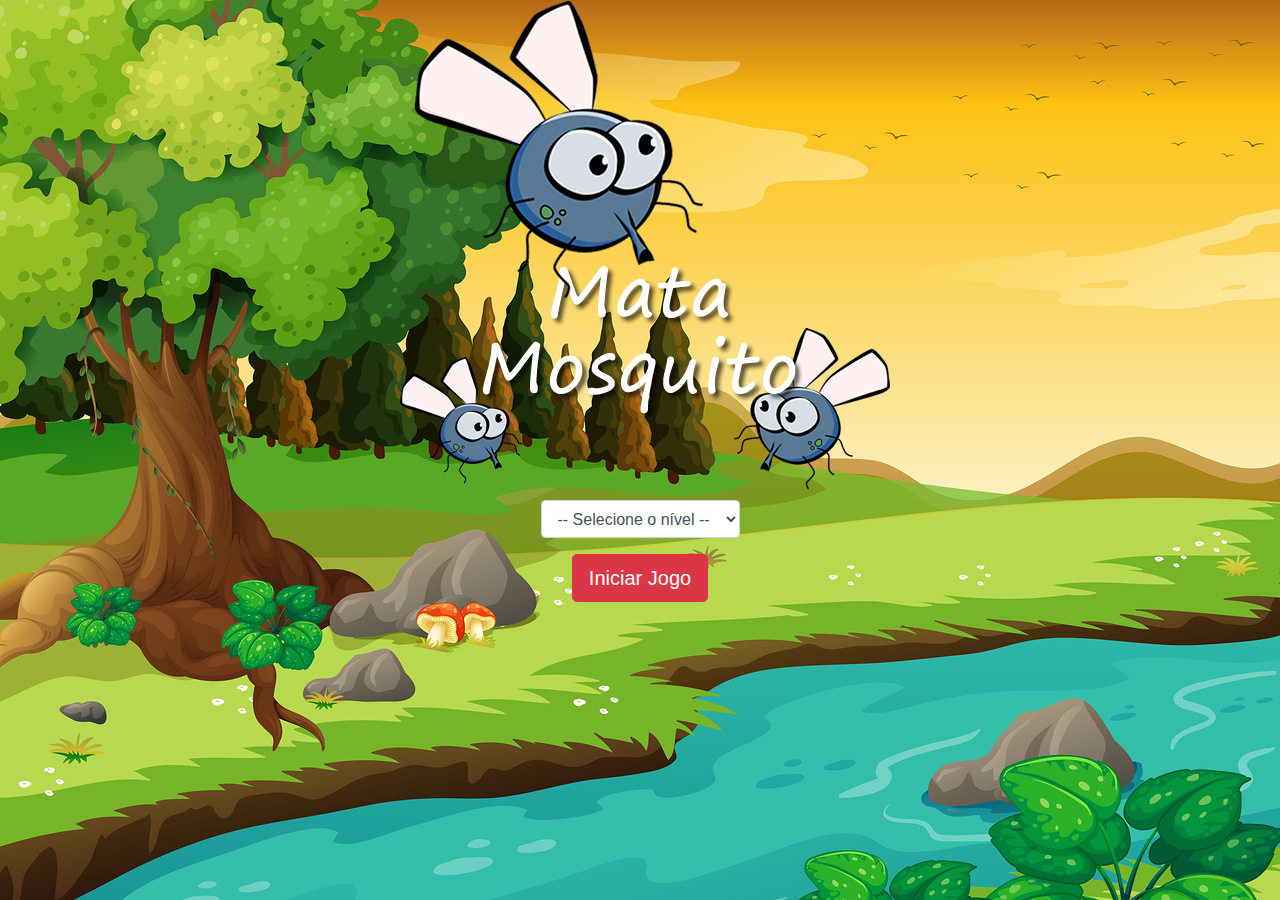
<file: index.html>
<!DOCTYPE html>
<html lang="pt-br">
<head>
    <meta charset="UTF-8">
    <meta http-equiv="X-UA-Compatible" content="IE=edge">
    <meta name="viewport" content="width=device-width, initial-scale=1.0, shrink-to-fit=no">
    <title>Mata Mosquito</title>

    <link rel="stylesheet" href="https://stackpath.bootstrapcdn.com/bootstrap/4.3.1/css/bootstrap.min.css" integrity="sha384-ggOyR0iXCbMQv3Xipma34MD+dH/1fQ784/j6cY/iJTQUOhcWr7x9JvoRxT2MZw1T" crossorigin="anonymous">
    <link rel="stylesheet" href="estilo.css" type="text/css">

    <script>
        function iniciarJogo() {
            var nivel = document.getElementById('nivel').value

            if (nivel === '') {
                alert("Selecione um nível para iniciar o jogo")
                return false
            }

            window.location.href = 'app.html?' + nivel
        }
    </script>
</head>
<body>
    
    <div class="container">
        <div class="row">
            <div class="col">
                <div class="d-flex justify-content-center">
                    <img src="imagens/game.png" alt="">
                </div>
            </div>
        </div>

        <div class="row">
            <div class="col">
                <div class="d-flex justify-content-center">
                    <div class="form-group">                      
                      <select class="form-control" name="" id="nivel">
                        <option value="">-- Selecione o nível --</option>
                        <option value="normal">Normal</option>
                        <option value="dificil">Difícil</option>
                        <option value="chucknorris">Chuck Norris</option>
                      </select>
                    </div>                    
                </div>
            </div>
        </div>

        <div class="row">
            <div class="col">
                <div class="d-flex justify-content-center">
                    <button type="button" class="btn btn-danger btn-lg" onclick="iniciarJogo()">Iniciar Jogo</button>
                </div>
            </div>
        </div>
    </div>
</body>
</html>
</file>
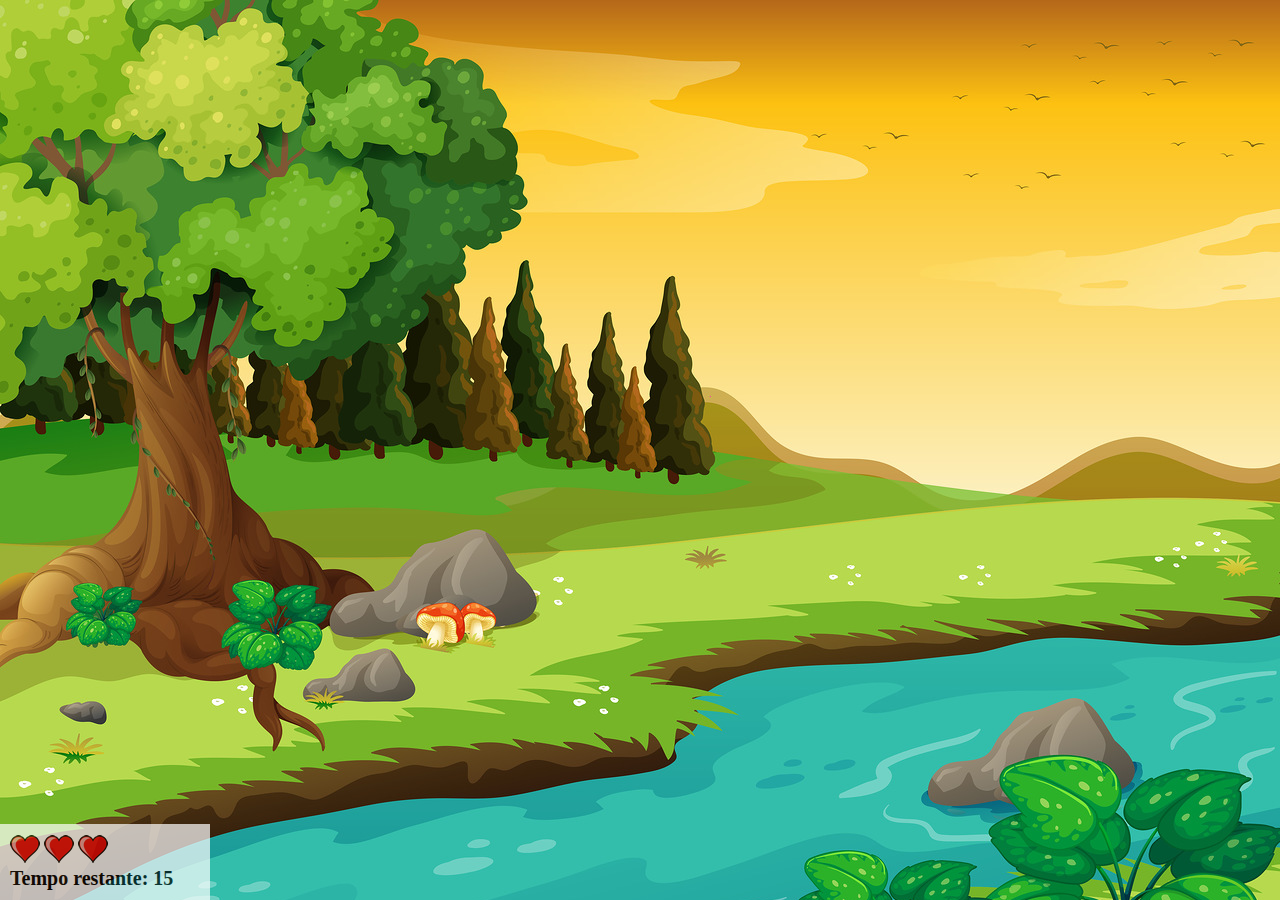
<file: app.html>
<!DOCTYPE html>
<html lang="pt-br">
<head>
  <meta charset="UTF-8">
  <meta http-equiv="X-UA-Compatible" content="IE=edge">
  <meta name="viewport" content="width=device-width, initial-scale=1.0">
  <title>Mata Mosquito</title>
  
  <link rel="stylesheet" href="estilo.css" type="text/css">
  <script src="jogo.js"></script>
</head>
<body onresize="ajustaTamanhoPalcoJogo()">

  <div class="painel">
    <div class="vidas">
      <img id="v1" src="imagens/coracao_cheio.png" alt="">
      <img id="v2" src="imagens/coracao_cheio.png" alt="">
      <img id="v3" src="imagens/coracao_cheio.png" alt="">
    </div>
    <div class="cronometro">
      Tempo restante: <span id="cronometro"></span>
    </div>
  </div>

  <script>
    document.getElementById('cronometro').innerHTML = tempo;

    var criaMosquito = setInterval(function() {
      posicaoRandomica()
    }, criaMosquitoTempo)
  </script>

</body>
</html>
</file>
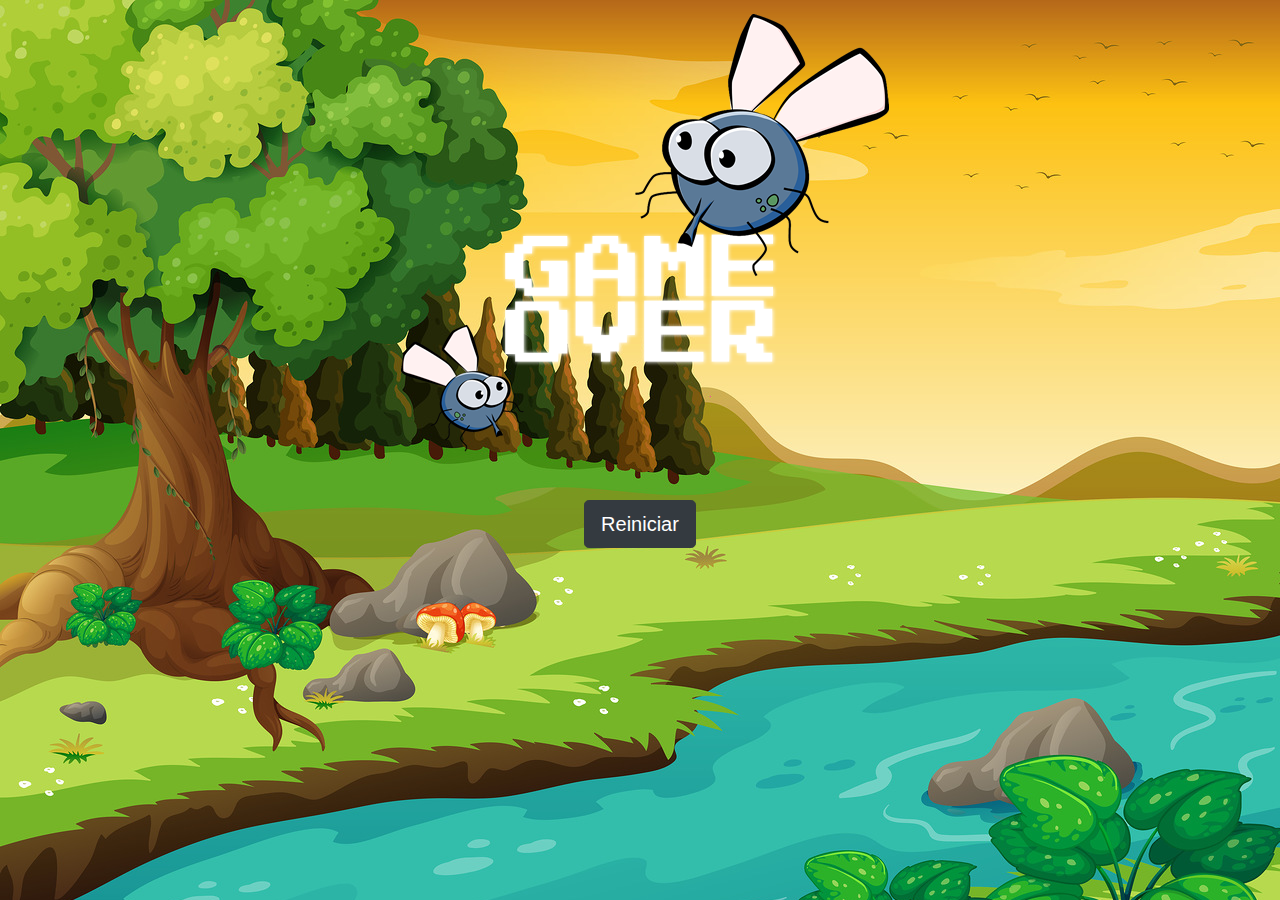
<file: fim_de_jogo.html>
<!DOCTYPE html>
<html lang="pt-br">
<head>
    <meta charset="UTF-8">
    <meta http-equiv="X-UA-Compatible" content="IE=edge">
    <meta name="viewport" content="width=device-width, initial-scale=1.0, shrink-to-fit=no">
    <title>Game Over</title>

    <link rel="stylesheet" href="https://stackpath.bootstrapcdn.com/bootstrap/4.3.1/css/bootstrap.min.css" integrity="sha384-ggOyR0iXCbMQv3Xipma34MD+dH/1fQ784/j6cY/iJTQUOhcWr7x9JvoRxT2MZw1T" crossorigin="anonymous">
    <link rel="stylesheet" href="estilo.css" type="text/css">
</head>
<body>
    
    <div class="container">
        <div class="row">
            <div class="col">
                <div class="d-flex justify-content-center">
                    <img src="imagens/game_over.png" alt="">
                </div>
            </div>
        </div>
        <div class="row">
            <div class="col">
                <div class="d-flex justify-content-center">
                    <button type="button" class="btn btn-dark btn-lg" onclick="window.location.href = 'index.html' ">Reiniciar</button>
                </div>
            </div>
        </div>
    </div>
</body>
</html>
</file>
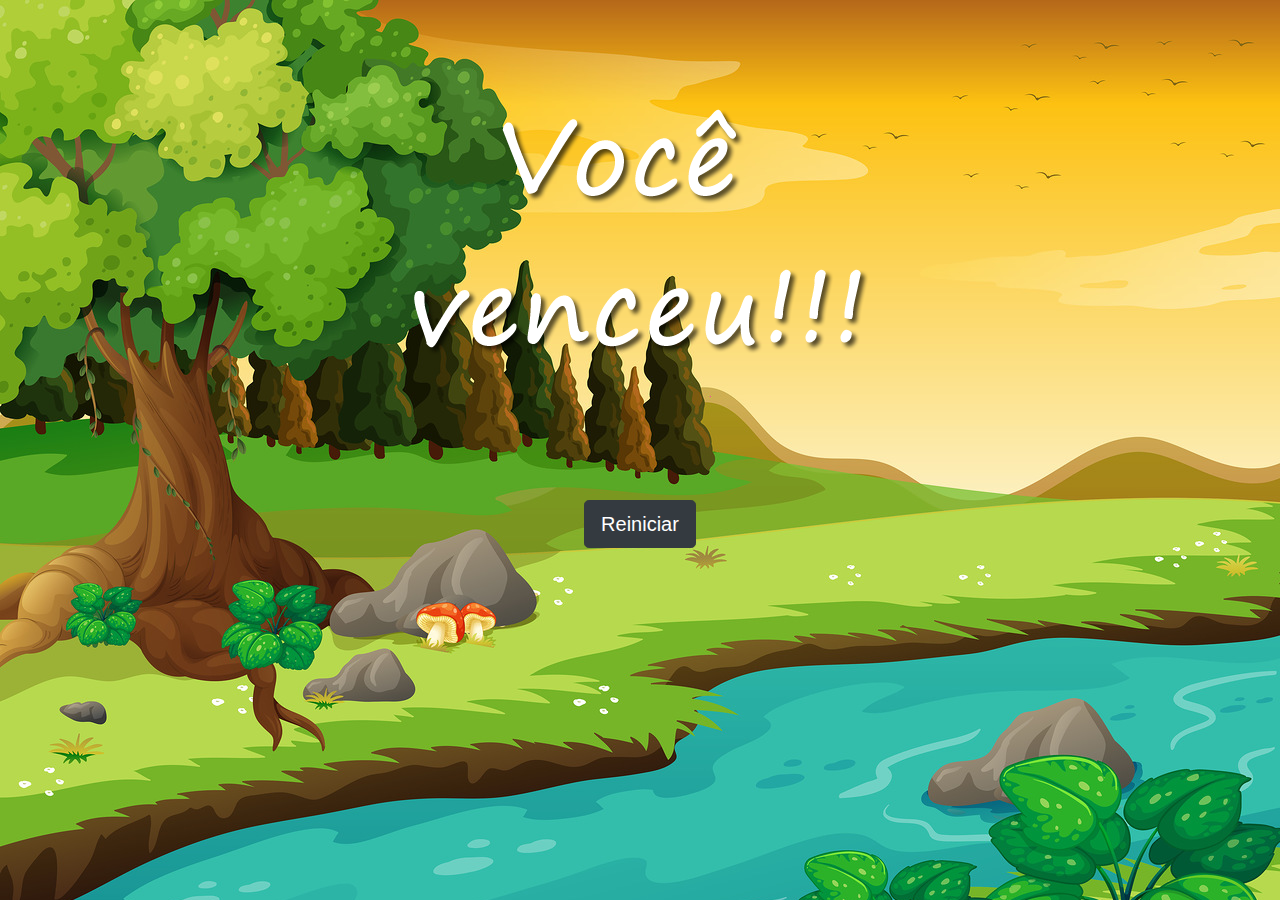
<file: vitoria.html>
<!DOCTYPE html>
<html lang="pt-br">
<head>
    <meta charset="UTF-8">
    <meta http-equiv="X-UA-Compatible" content="IE=edge">
    <meta name="viewport" content="width=device-width, initial-scale=1.0, shrink-to-fit=no">
    <title>Vitória</title>

    <link rel="stylesheet" href="https://stackpath.bootstrapcdn.com/bootstrap/4.3.1/css/bootstrap.min.css" integrity="sha384-ggOyR0iXCbMQv3Xipma34MD+dH/1fQ784/j6cY/iJTQUOhcWr7x9JvoRxT2MZw1T" crossorigin="anonymous">
    <link rel="stylesheet" href="estilo.css" type="text/css">
</head>
<body>
    
    <div class="container">
        <div class="row">
            <div class="col">
                <div class="d-flex justify-content-center">
                    <img src="imagens/vitoria.png" alt="">
                </div>
            </div>
        </div>
        <div class="row">
            <div class="col">
                <div class="d-flex justify-content-center">
                    <button type="button" class="btn btn-dark btn-lg" onclick="window.location.href = 'index.html' ">Reiniciar</button>
                </div>
            </div>
        </div>
    </div>
</body>
</html>
</file>
<file: estilo.css>
html {
    cursor: url(imagens/mata_mosca.png) 30 30, auto;
}

body {
    background-image: url(imagens/bg.jpg);
    background-repeat: no-repeat;
    background-size: 100%;
}

.mosquito1 {
    width: 50px;
    height: 50px;
}

.mosquito2 {
    width: 70px;
    height: 70px;
}

.mosquito3 {
    width: 90px;
    height: 90px;
}

.ladoA {
    transform: scaleX(1);
}

.ladoB {
    transform: scaleX(-1);
}

.painel {
    position: absolute;
    bottom: 0px;
    left: 0px;
    width: 190px;
    padding: 10px;
    border-top: solid 1px #fff;
    background-color:#fff;
    opacity: 0.7;
}

.vidas {
    float: left;
}

.cronometro {
    float: left;
    font-size: 20px;
    font-weight: bold;
}
</file>
